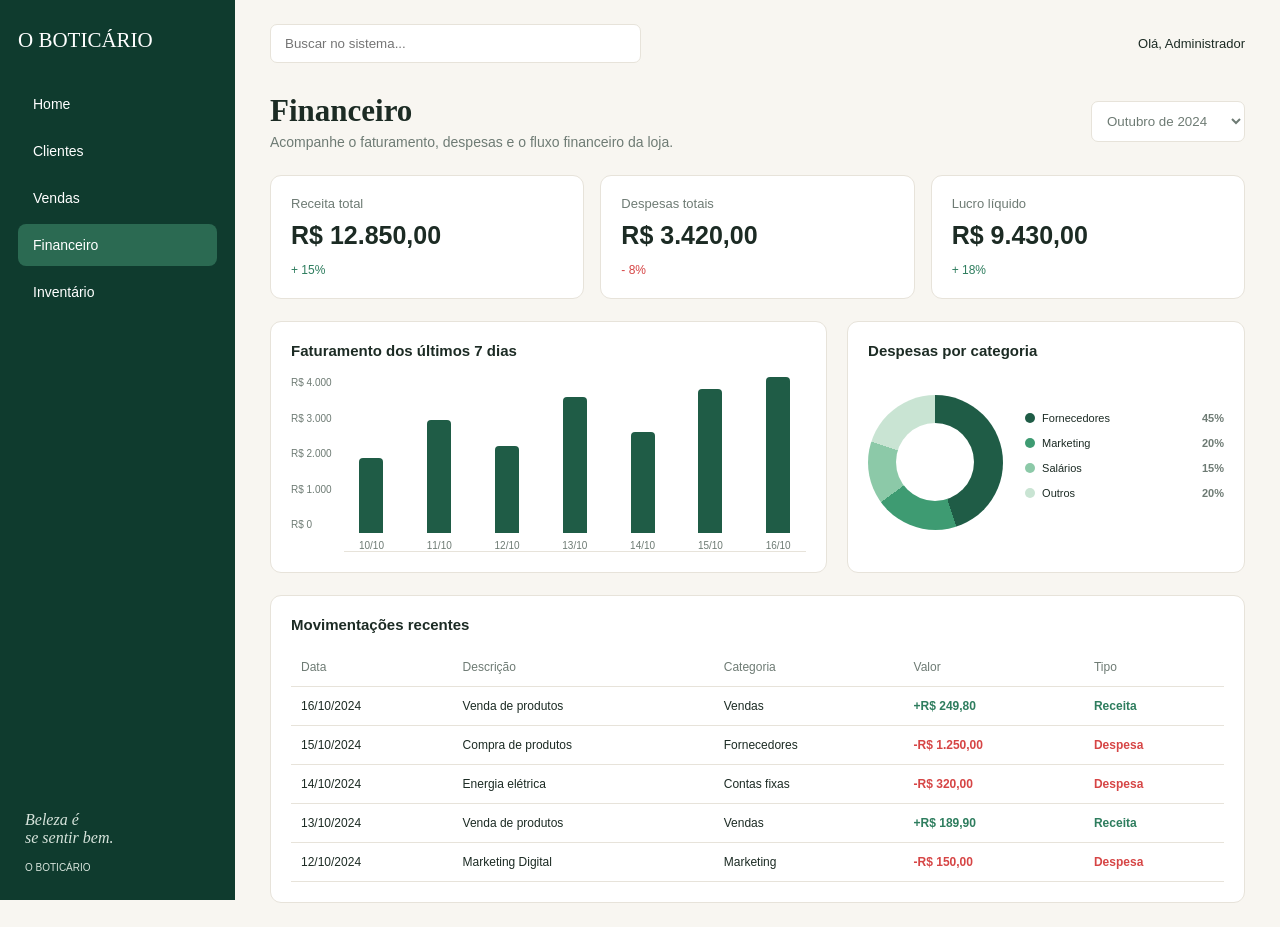
<file: PI-Projeto/Financeiro/index.html>
<!DOCTYPE html>
<html lang="pt-BR">
<head>
    <meta charset="UTF-8">
    <meta name="viewport" content="width=device-width, initial-scale=1.0">
    <title>Financeiro - O Boticário</title>
    <link rel="stylesheet" href="css.css">
</head>
<body>
    <aside class="menu">
        <h2>O BOTICÁRIO</h2>

        <nav>
            <a href="#">Home</a>
            <a href="#">Clientes</a>
            <a href="#">Vendas</a>
            <a class="ativo" href="#">Financeiro</a>
            <a href="#">Inventário</a>
        </nav>

        <div class="frase">
            <p>Beleza é<br>se sentir bem.</p>
            <small>O BOTICÁRIO</small>
        </div>
    </aside>

    <main class="conteudo">
        <header class="topo">
            <input type="search" placeholder="Buscar no sistema...">
            <p>Olá, Administrador</p>
        </header>

        <section class="cabecalho">
            <div>
                <h1>Financeiro</h1>
                <p>Acompanhe o faturamento, despesas e o fluxo financeiro da loja.</p>
            </div>

            <select>
                <option>Outubro de 2024</option>
                <option>Setembro de 2024</option>
                <option>Agosto de 2024</option>
            </select>
        </section>

        <section class="resumos">
            <div class="cartao">
                <p>Receita total</p>
                <strong>R$ 12.850,00</strong>
                <small>+ 15%</small>
            </div>
            <div class="cartao despesa">
                <p>Despesas totais</p>
                <strong>R$ 3.420,00</strong>
                <small>- 8%</small>
            </div>
            <div class="cartao">
                <p>Lucro líquido</p>
                <strong>R$ 9.430,00</strong>
                <small>+ 18%</small>
            </div>
        </section>

        <section class="graficos">
            <div class="painel">
                <h2>Faturamento dos últimos 7 dias</h2>
                <div class="grafico">
                    <div class="valores">
                        <span>R$ 4.000</span>
                        <span>R$ 3.000</span>
                        <span>R$ 2.000</span>
                        <span>R$ 1.000</span>
                        <span>R$ 0</span>
                    </div>
                    <div class="barras">
                        <div class="coluna"><div style="height: 43%"></div><span>10/10</span></div>
                        <div class="coluna"><div style="height: 65%"></div><span>11/10</span></div>
                        <div class="coluna"><div style="height: 50%"></div><span>12/10</span></div>
                        <div class="coluna"><div style="height: 78%"></div><span>13/10</span></div>
                        <div class="coluna"><div style="height: 58%"></div><span>14/10</span></div>
                        <div class="coluna"><div style="height: 83%"></div><span>15/10</span></div>
                        <div class="coluna"><div style="height: 95%"></div><span>16/10</span></div>
                    </div>
                </div>
            </div>

            <div class="painel">
                <h2>Despesas por categoria</h2>
                <div class="categorias">
                    <div class="grafico-redondo"></div>
                    <ul>
                        <li><span class="cor fornecedores"></span>Fornecedores <b>45%</b></li>
                        <li><span class="cor marketing"></span>Marketing <b>20%</b></li>
                        <li><span class="cor salarios"></span>Salários <b>15%</b></li>
                        <li><span class="cor outros"></span>Outros <b>20%</b></li>
                    </ul>
                </div>
            </div>
        </section>

        <section class="painel movimentacoes">
            <h2>Movimentações recentes</h2>
            <div class="tabela">
                <table>
                    <thead>
                        <tr>
                            <th>Data</th>
                            <th>Descrição</th>
                            <th>Categoria</th>
                            <th>Valor</th>
                            <th>Tipo</th>
                        </tr>
                    </thead>
                    <tbody>
                        <tr>
                            <td>16/10/2024</td>
                            <td>Venda de produtos</td>
                            <td>Vendas</td>
                            <td class="entrada">+R$ 249,80</td>
                            <td class="entrada">Receita</td>
                        </tr>
                        <tr>
                            <td>15/10/2024</td>
                            <td>Compra de produtos</td>
                            <td>Fornecedores</td>
                            <td class="saida">-R$ 1.250,00</td>
                            <td class="saida">Despesa</td>
                        </tr>
                        <tr>
                            <td>14/10/2024</td>
                            <td>Energia elétrica</td>
                            <td>Contas fixas</td>
                            <td class="saida">-R$ 320,00</td>
                            <td class="saida">Despesa</td>
                        </tr>
                        <tr>
                            <td>13/10/2024</td>
                            <td>Venda de produtos</td>
                            <td>Vendas</td>
                            <td class="entrada">+R$ 189,90</td>
                            <td class="entrada">Receita</td>
                        </tr>
                        <tr>
                            <td>12/10/2024</td>
                            <td>Marketing Digital</td>
                            <td>Marketing</td>
                            <td class="saida">-R$ 150,00</td>
                            <td class="saida">Despesa</td>
                        </tr>
                    </tbody>
                </table>
            </div>
        </section>
    </main>
</body>
</html>
</file>
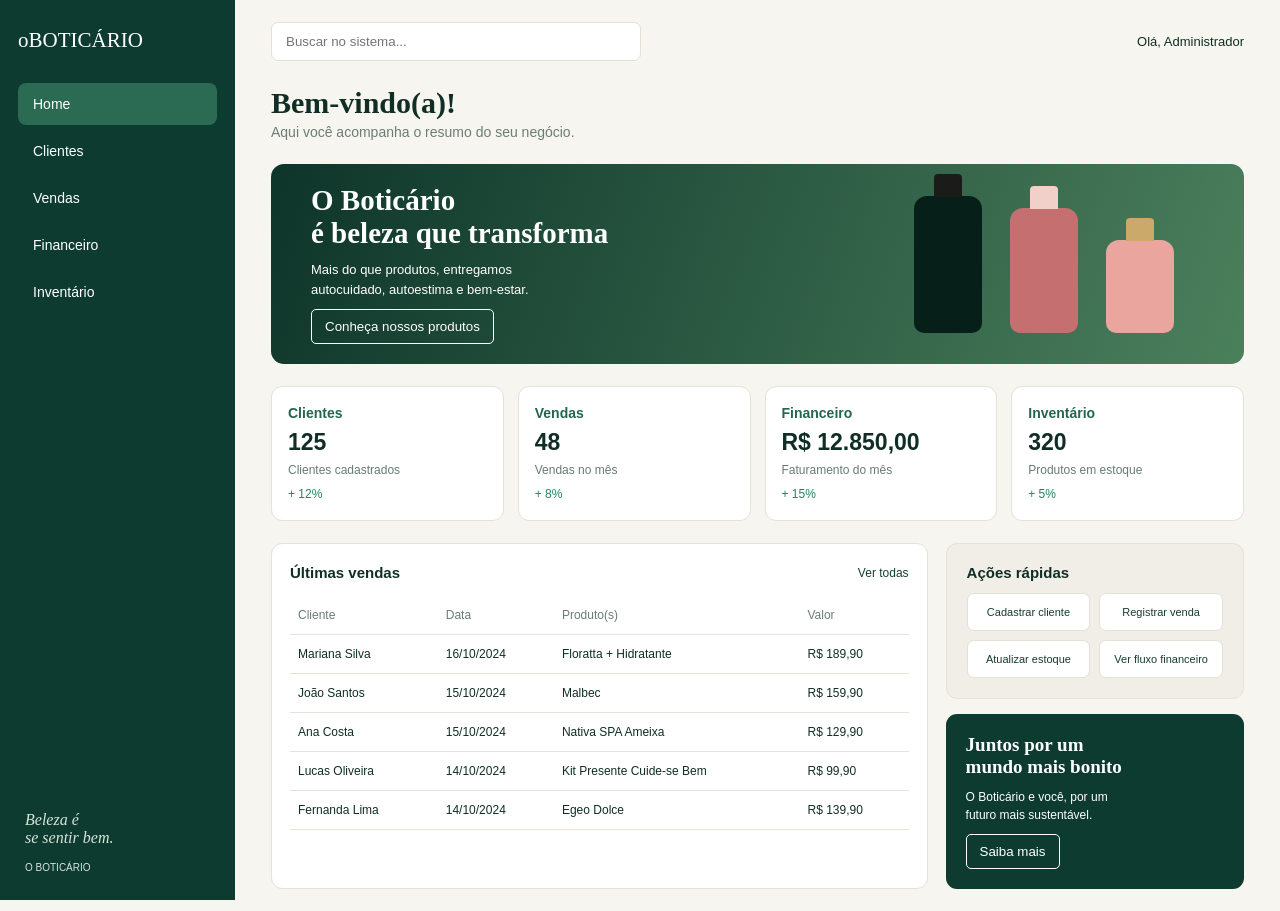
<file: PI-Projeto/Home/index.html>
<!DOCTYPE html>
<html lang="pt-br">
<head>
    <meta charset="UTF-8">
    <meta name="viewport" content="width=device-width, initial-scale=1.0">
    <title>O Boticário - Home</title>
    <link rel="stylesheet" href="style.css">
</head>
<body>
    <aside class="menu">
        <h2>oBOTICÁRIO</h2>

        <nav>
            <a class="ativo" href="#">Home</a>
            <a href="#">Clientes</a>
            <a href="#">Vendas</a>
            <a href="#">Financeiro</a>
            <a href="#">Inventário</a>
        </nav>

        <div class="frase">
            <p>Beleza é<br>se sentir bem.</p>
            <small>O BOTICÁRIO</small>
        </div>
    </aside>

    <main class="conteudo">
        <header class="topo">
            <input type="text" placeholder="Buscar no sistema...">
            <div class="usuario">Olá, Administrador</div>
        </header>

        <section class="boas-vindas">
            <h1>Bem-vindo(a)!</h1>
            <p>Aqui você acompanha o resumo do seu negócio.</p>
        </section>

        <section class="banner">
            <div class="texto-banner">
                <h2>O Boticário<br>é beleza que transforma</h2>
                <p>Mais do que produtos, entregamos<br>
                autocuidado, autoestima e bem-estar.</p>
                <button>Conheça nossos produtos</button>
            </div>

            <div class="frascos">
                <div class="frasco verde"><div></div></div>
                <div class="frasco rosa"><div></div></div>
                <div class="frasco claro"><div></div></div>
            </div>
        </section>

        <section class="resumos">
            <div class="cartao">
                <h3>Clientes</h3>
                <strong>125</strong>
                <p>Clientes cadastrados</p>
                <small>+ 12%</small>
            </div>

            <div class="cartao">
                <h3>Vendas</h3>
                <strong>48</strong>
                <p>Vendas no mês</p>
                <small>+ 8%</small>
            </div>

            <div class="cartao">
                <h3>Financeiro</h3>
                <strong>R$ 12.850,00</strong>
                <p>Faturamento do mês</p>
                <small>+ 15%</small>
            </div>

            <div class="cartao">
                <h3>Inventário</h3>
                <strong>320</strong>
                <p>Produtos em estoque</p>
                <small>+ 5%</small>
            </div>
        </section>

        <section class="parte-inferior">
            <div class="vendas">
                <div class="titulo-tabela">
                    <h3>Últimas vendas</h3>
                    <a href="#">Ver todas</a>
                </div>

                <table>
                    <thead>
                        <tr>
                            <th>Cliente</th>
                            <th>Data</th>
                            <th>Produto(s)</th>
                            <th>Valor</th>
                        </tr>
                    </thead>
                    <tbody>
                        <tr>
                            <td>Mariana Silva</td>
                            <td>16/10/2024</td>
                            <td>Floratta + Hidratante</td>
                            <td>R$ 189,90</td>
                        </tr>
                        <tr>
                            <td>João Santos</td>
                            <td>15/10/2024</td>
                            <td>Malbec</td>
                            <td>R$ 159,90</td>
                        </tr>
                        <tr>
                            <td>Ana Costa</td>
                            <td>15/10/2024</td>
                            <td>Nativa SPA Ameixa</td>
                            <td>R$ 129,90</td>
                        </tr>
                        <tr>
                            <td>Lucas Oliveira</td>
                            <td>14/10/2024</td>
                            <td>Kit Presente Cuide-se Bem</td>
                            <td>R$ 99,90</td>
                        </tr>
                        <tr>
                            <td>Fernanda Lima</td>
                            <td>14/10/2024</td>
                            <td>Egeo Dolce</td>
                            <td>R$ 139,90</td>
                        </tr>
                    </tbody>
                </table>
            </div>

            <div class="coluna-lateral">
                <div class="acoes">
                    <h3>Ações rápidas</h3>
                    <div class="botoes">
                        <button>Cadastrar cliente</button>
                        <button>Registrar venda</button>
                        <button>Atualizar estoque</button>
                        <button>Ver fluxo financeiro</button>
                    </div>
                </div>

                <div class="mensagem">
                    <h3>Juntos por um<br>mundo mais bonito</h3>
                    <p>O Boticário e você, por um<br>futuro mais sustentável.</p>
                    <button>Saiba mais</button>
                </div>
            </div>
        </section>
    </main>
</body>
</html>
</file>
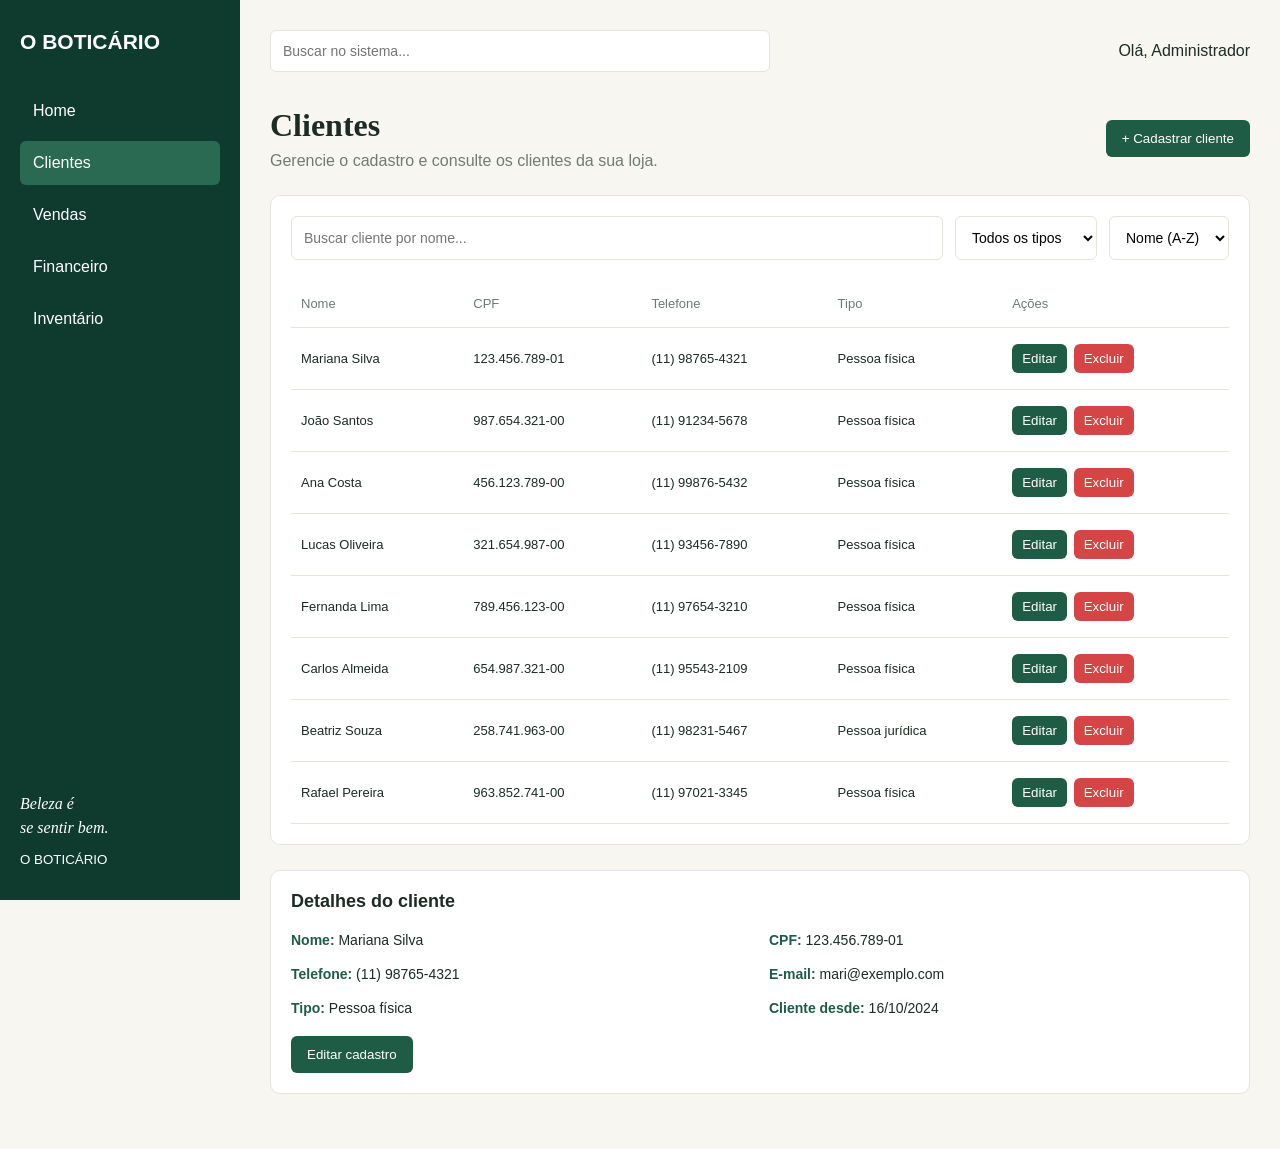
<file: PI-Projeto/Clientes/Cliente.html>
<!DOCTYPE html>
<html lang="pt-BR">
<head>
    <meta charset="UTF-8">
    <meta name="viewport" content="width=device-width, initial-scale=1.0">
    <title>Clientes - O Boticário</title>
    <link rel="stylesheet" href="Clientes.css">
</head>
<body>

    <aside class="menu">
        <h2>O BOTICÁRIO</h2>

        <nav>
            <a href="#">Home</a>
            <a class="ativo" href="#">Clientes</a>
            <a href="#">Vendas</a>
            <a href="#">Financeiro</a>
            <a href="#">Inventário</a>
        </nav>

        <div class="frase">
            <p>Beleza é<br>se sentir bem.</p>
            <small>O BOTICÁRIO</small>
        </div>
    </aside>

    <main class="conteudo">

        <header class="topo">
            <input type="search" placeholder="Buscar no sistema...">
            <p>Olá, Administrador</p>
        </header>

        <section class="cabecalho">
            <div>
                <h1>Clientes</h1>
                <p>Gerencie o cadastro e consulte os clientes da sua loja.</p>
            </div>

            <button type="button">+ Cadastrar cliente</button>
        </section>

        <section class="painel">

            <div class="filtros">
                <input type="search" placeholder="Buscar cliente por nome...">

                <select>
                    <option>Todos os tipos</option>
                    <option>Pessoa física</option>
                    <option>Pessoa jurídica</option>
                </select>

                <select>
                    <option>Nome (A-Z)</option>
                    <option>Nome (Z-A)</option>
                </select>
            </div>

            <div class="tabela">
                <table>
                    <thead>
                        <tr>
                            <th>Nome</th>
                            <th>CPF</th>
                            <th>Telefone</th>
                            <th>Tipo</th>
                            <th>Ações</th>
                        </tr>
                    </thead>

                    <tbody>
                        <tr>
                            <td>Mariana Silva</td>
                            <td>123.456.789-01</td>
                            <td>(11) 98765-4321</td>
                            <td>Pessoa física</td>
                            <td>
                                <button class="editar" type="button">Editar</button>
                                <button class="excluir" type="button">Excluir</button>
                            </td>
                        </tr>

                        <tr>
                            <td>João Santos</td>
                            <td>987.654.321-00</td>
                            <td>(11) 91234-5678</td>
                            <td>Pessoa física</td>
                            <td>
                                <button class="editar" type="button">Editar</button>
                                <button class="excluir" type="button">Excluir</button>
                            </td>
                        </tr>

                        <tr>
                            <td>Ana Costa</td>
                            <td>456.123.789-00</td>
                            <td>(11) 99876-5432</td>
                            <td>Pessoa física</td>
                            <td>
                                <button class="editar" type="button">Editar</button>
                                <button class="excluir" type="button">Excluir</button>
                            </td>
                        </tr>

                        <tr>
                            <td>Lucas Oliveira</td>
                            <td>321.654.987-00</td>
                            <td>(11) 93456-7890</td>
                            <td>Pessoa física</td>
                            <td>
                                <button class="editar" type="button">Editar</button>
                                <button class="excluir" type="button">Excluir</button>
                            </td>
                        </tr>

                        <tr>
                            <td>Fernanda Lima</td>
                            <td>789.456.123-00</td>
                            <td>(11) 97654-3210</td>
                            <td>Pessoa física</td>
                            <td>
                                <button class="editar" type="button">Editar</button>
                                <button class="excluir" type="button">Excluir</button>
                            </td>
                        </tr>

                        <tr>
                            <td>Carlos Almeida</td>
                            <td>654.987.321-00</td>
                            <td>(11) 95543-2109</td>
                            <td>Pessoa física</td>
                            <td>
                                <button class="editar" type="button">Editar</button>
                                <button class="excluir" type="button">Excluir</button>
                            </td>
                        </tr>

                        <tr>
                            <td>Beatriz Souza</td>
                            <td>258.741.963-00</td>
                            <td>(11) 98231-5467</td>
                            <td>Pessoa jurídica</td>
                            <td>
                                <button class="editar" type="button">Editar</button>
                                <button class="excluir" type="button">Excluir</button>
                            </td>
                        </tr>

                        <tr>
                            <td>Rafael Pereira</td>
                            <td>963.852.741-00</td>
                            <td>(11) 97021-3345</td>
                            <td>Pessoa física</td>
                            <td>
                                <button class="editar" type="button">Editar</button>
                                <button class="excluir" type="button">Excluir</button>
                            </td>
                        </tr>
                    </tbody>
                </table>
            </div>
        </section>

        <section class="painel detalhes">
            <h2>Detalhes do cliente</h2>

            <div class="dados">
                <p><strong>Nome:</strong> Mariana Silva</p>
                <p><strong>CPF:</strong> 123.456.789-01</p>
                <p><strong>Telefone:</strong> (11) 98765-4321</p>
                <p><strong>E-mail:</strong> mari@exemplo.com</p>
                <p><strong>Tipo:</strong> Pessoa física</p>
                <p><strong>Cliente desde:</strong> 16/10/2024</p>
            </div>

            <button type="button">Editar cadastro</button>
        </section>

    </main>

</body>
</html>
</file>
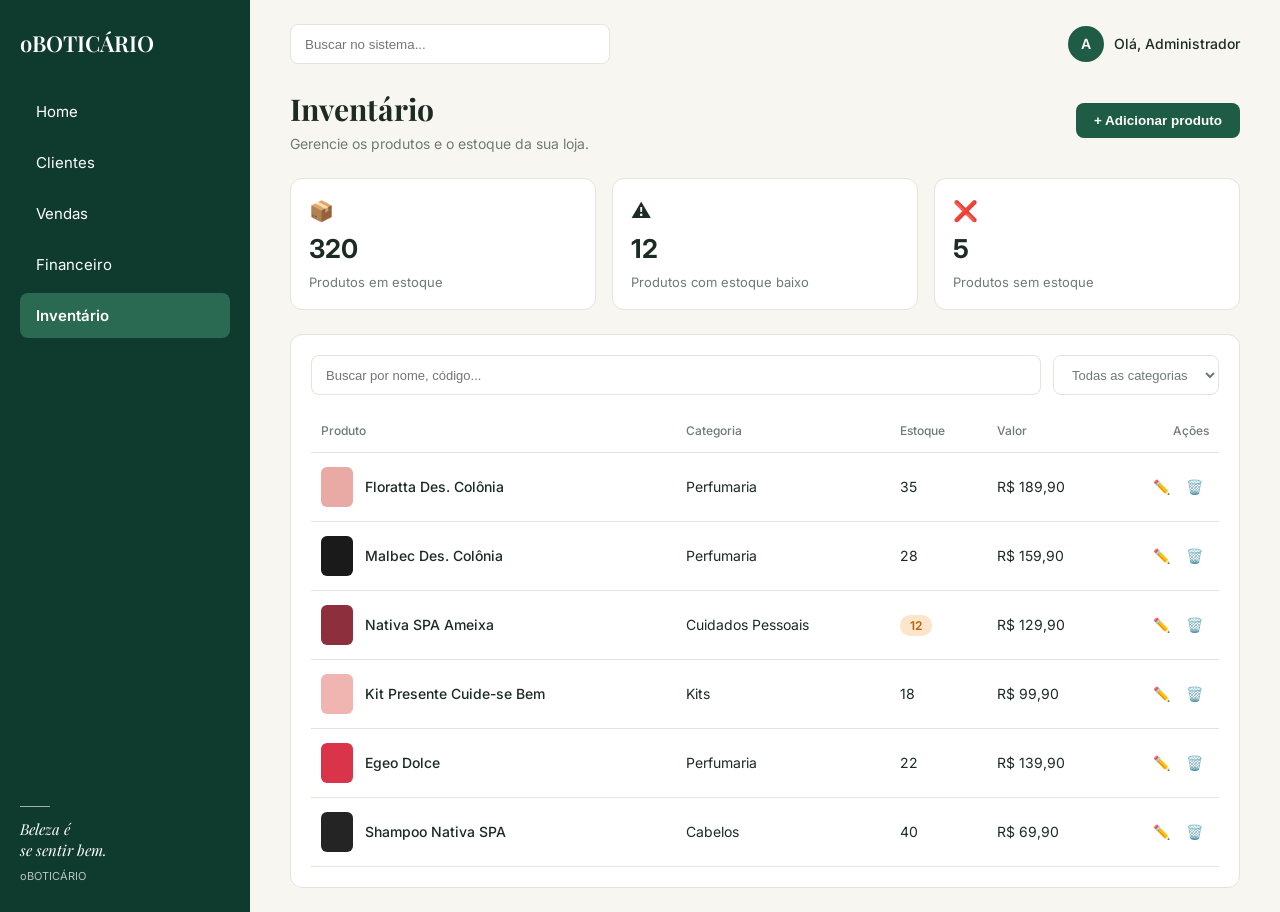
<file: PI-Projeto/Inventario/Inventario.html>
<!DOCTYPE html>
<html lang="pt-BR">
<head>
  <meta charset="UTF-8">
  <meta name="viewport" content="width=device-width, initial-scale=1.0">
  <title>Inventário · O Boticário</title>
  
  <!-- Fontes do Google -->
  <link rel="preconnect" href="https://fonts.googleapis.com">
  <link rel="preconnect" href="https://fonts.gstatic.com" crossorigin>
  <link href="https://fonts.googleapis.com/css2?family=Inter:wght@400;500;600;700&family=Playfair+Display:ital,wght@0,400;0,600;1,400&display=swap" rel="stylesheet">
  
  <link rel="stylesheet" href="Inventario.css">
</head>
<body>

  <div class="app">

    <!-- ===== Menu Lateral ===== -->
    <aside class="sidebar">
      <div class="brand">
        <span>oBOTICÁRIO</span>
      </div>

      <nav class="nav">
        <a href="#">Home</a>
        <a href="#">Clientes</a>
        <a href="#">Vendas</a>
        <a href="#">Financeiro</a>
        <a href="#" class="ativo">Inventário</a>
      </nav>

      <div class="sidebar-footer">
        <hr>
        <p>Beleza é<br>se sentir bem.</p>
        <small>oBOTICÁRIO</small>
      </div>
    </aside>

    <!-- ===== Conteúdo Principal ===== -->
    <div class="main">

      <!-- Topbar -->
      <header class="topbar">
        <div class="search">
          <input type="search" placeholder="Buscar no sistema...">
        </div>
        <div class="user">
          <span class="avatar">A</span>
          <span>Olá, Administrador</span>
        </div>
      </header>

      <!-- Cabeçalho da Página -->
      <div class="page-header">
        <div>
          <h1>Inventário</h1>
          <p>Gerencie os produtos e o estoque da sua loja.</p>
        </div>
        <button class="btn-adicionar" type="button">+ Adicionar produto</button>
      </div>

      <!-- Cards de Estatísticas do Estoque -->
      <section class="stats">
        <div class="stat">
          <div class="stat-icon">📦</div>
          <strong>320</strong>
          <span class="stat-label">Produtos em estoque</span>
        </div>
        <div class="stat">
          <div class="stat-icon alerta">⚠️</div>
          <strong>12</strong>
          <span class="stat-label">Produtos com estoque baixo</span>
        </div>
        <div class="stat">
          <div class="stat-icon perigo">❌</div>
          <strong>5</strong>
          <span class="stat-label">Produtos sem estoque</span>
        </div>
      </section>

      <!-- Painel da Tabela e Filtros -->
      <section class="panel">
        
        <div class="filters">
          <div class="search-table">
            <input type="search" placeholder="Buscar por nome, código...">
          </div>
          <div class="select">
            <select>
              <option>Todas as categorias</option>
              <option>Perfumaria</option>
              <option>Cuidados Pessoais</option>
              <option>Cabelos</option>
              <option>Kits</option>
            </select>
          </div>
        </div>

        <!-- Tabela de Produtos -->
        <div class="table-wrap">
          <table>
            <thead>
              <tr>
                <th>Produto</th>
                <th>Categoria</th>
                <th>Estoque</th>
                <th>Valor</th>
                <th class="col-acoes">Ações</th>
              </tr>
            </thead>
            <tbody>
              <tr>
                <td>
                  <div class="product-info">
                    <span class="thumb" style="background-color: #E9A9A5;"></span>
                    Floratta Des. Colônia
                  </div>
                </td>
                <td>Perfumaria</td>
                <td>35</td>
                <td>R$ 189,90</td>
                <td class="col-acoes">
                  <button class="btn-acao" type="button" title="Editar">✏️</button>
                  <button class="btn-acao danger" type="button" title="Excluir">🗑️</button>
                </td>
              </tr>
              <tr>
                <td>
                  <div class="product-info">
                    <span class="thumb" style="background-color: #1A1A1A;"></span>
                    Malbec Des. Colônia
                  </div>
                </td>
                <td>Perfumaria</td>
                <td>28</td>
                <td>R$ 159,90</td>
                <td class="col-acoes">
                  <button class="btn-acao" type="button" title="Editar">✏️</button>
                  <button class="btn-acao danger" type="button" title="Excluir">🗑️</button>
                </td>
              </tr>
              <tr>
                <td>
                  <div class="product-info">
                    <span class="thumb" style="background-color: #8E2F3E;"></span>
                    Nativa SPA Ameixa
                  </div>
                </td>
                <td>Cuidados Pessoais</td>
                <td><span class="badge-alerta">12</span></td>
                <td>R$ 129,90</td>
                <td class="col-acoes">
                  <button class="btn-acao" type="button" title="Editar">✏️</button>
                  <button class="btn-acao danger" type="button" title="Excluir">🗑️</button>
                </td>
              </tr>
              <tr>
                <td>
                  <div class="product-info">
                    <span class="thumb" style="background-color: #F0B5B0;"></span>
                    Kit Presente Cuide-se Bem
                  </div>
                </td>
                <td>Kits</td>
                <td>18</td>
                <td>R$ 99,90</td>
                <td class="col-acoes">
                  <button class="btn-acao" type="button" title="Editar">✏️</button>
                  <button class="btn-acao danger" type="button" title="Excluir">🗑️</button>
                </td>
              </tr>
              <tr>
                <td>
                  <div class="product-info">
                    <span class="thumb" style="background-color: #D9344A;"></span>
                    Egeo Dolce
                  </div>
                </td>
                <td>Perfumaria</td>
                <td>22</td>
                <td>R$ 139,90</td>
                <td class="col-acoes">
                  <button class="btn-acao" type="button" title="Editar">✏️</button>
                  <button class="btn-acao danger" type="button" title="Excluir">🗑️</button>
                </td>
              </tr>
              <tr>
                <td>
                  <div class="product-info">
                    <span class="thumb" style="background-color: #242424;"></span>
                    Shampoo Nativa SPA
                  </div>
                </td>
                <td>Cabelos</td>
                <td>40</td>
                <td>R$ 69,90</td>
                <td class="col-acoes">
                  <button class="btn-acao" type="button" title="Editar">✏️</button>
                  <button class="btn-acao danger" type="button" title="Excluir">🗑️</button>
                </td>
              </tr>
            </tbody>
          </table>
        </div>

      </section>

    </div>
  </div>

</body>
</html>
</file>
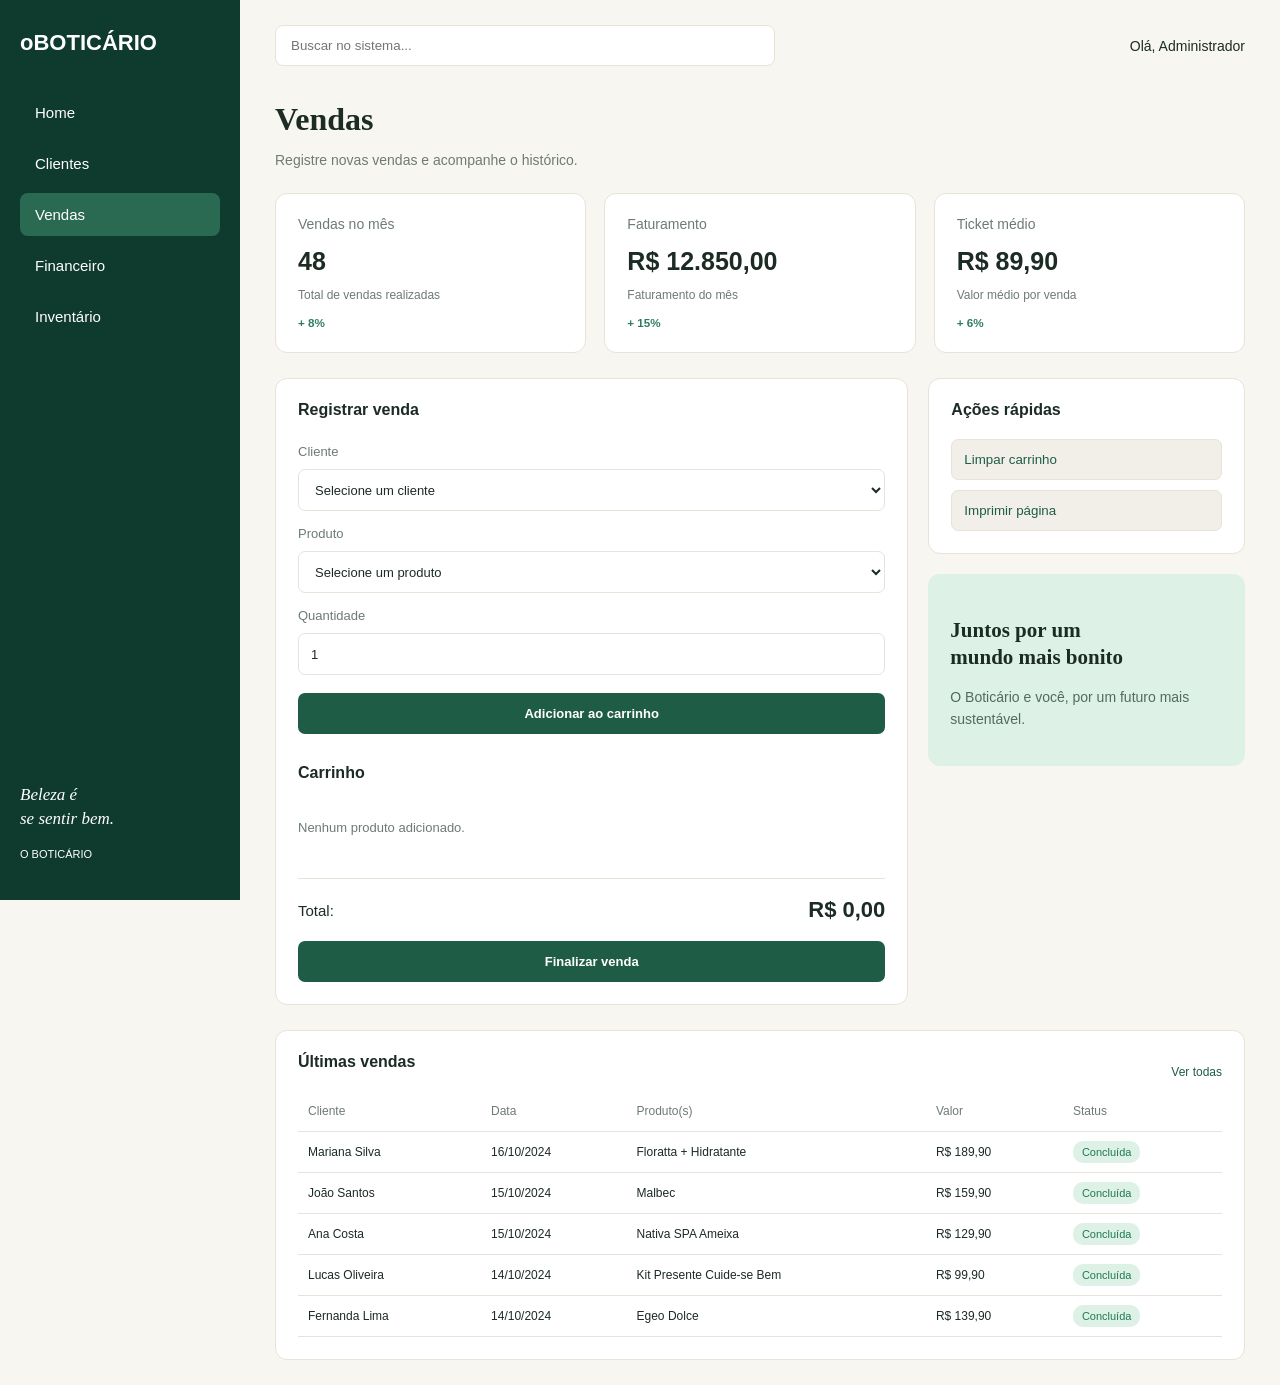
<file: PI-Projeto/Vendas/Vendas.html>
<!DOCTYPE html>
<html lang="pt-br">
<head>
    <meta charset="UTF-8">
    <meta name="viewport" content="width=device-width, initial-scale=1.0">
    <title>O Boticário - Vendas</title>
    <link rel="stylesheet" href="Vendas.css">
</head>
<body>

    <aside class="menu">
        <h2>oBOTICÁRIO</h2>

        <nav>
            <a href="#">Home</a>
            <a href="#">Clientes</a>
            <a class="ativo" href="#">Vendas</a>
            <a href="#">Financeiro</a>
            <a href="#">Inventário</a>
        </nav>

        <div class="frase">
            <p>Beleza é<br>se sentir bem.</p>
            <small>O BOTICÁRIO</small>
        </div>
    </aside>

    <main class="conteudo">

        <header class="topo">
            <input type="text" placeholder="Buscar no sistema...">
            <div class="usuario">Olá, Administrador</div>
        </header>

        <section class="boas-vindas">
            <h1>Vendas</h1>
            <p>Registre novas vendas e acompanhe o histórico.</p>
        </section>

        <section class="resumos">

            <div class="cartao">
                <h3>Vendas no mês</h3>
                <strong>48</strong>
                <p>Total de vendas realizadas</p>
                <small>+ 8%</small>
            </div>

            <div class="cartao">
                <h3>Faturamento</h3>
                <strong>R$ 12.850,00</strong>
                <p>Faturamento do mês</p>
                <small>+ 15%</small>
            </div>

            <div class="cartao">
                <h3>Ticket médio</h3>
                <strong>R$ 89,90</strong>
                <p>Valor médio por venda</p>
                <small>+ 6%</small>
            </div>

        </section>

        <section class="parte-inferior">

            <div class="vendas">

                <h3>Registrar venda</h3>

                <form class="form-venda">

                    <label for="cliente">Cliente</label>
                    <select id="cliente" required>
                        <option value="">Selecione um cliente</option>
                        <option>Mariana Silva</option>
                        <option>João Santos</option>
                        <option>Ana Costa</option>
                        <option>Lucas Oliveira</option>
                        <option>Fernanda Lima</option>
                    </select>

                    <label for="produto">Produto</label>
                    <select id="produto" required>
                        <option value="">Selecione um produto</option>
                        <option value="189.90">Floratta Des. Colônia - R$ 189,90</option>
                        <option value="159.90">Malbec Des. Colônia - R$ 159,90</option>
                        <option value="129.90">Nativa SPA Ameixa - R$ 129,90</option>
                        <option value="59.90">Hidratante Corporal - R$ 59,90</option>
                        <option value="139.90">Egeo Dolce - R$ 139,90</option>
                    </select>

                    <label for="quantidade">Quantidade</label>
                    <input type="number" id="quantidade" min="1" value="1" required>

                    <button type="button" onclick="adicionarProduto()">
                        Adicionar ao carrinho
                    </button>

                </form>

                <h3 class="titulo-carrinho">Carrinho</h3>

                <div id="carrinho">
                    <p class="vazio">Nenhum produto adicionado.</p>
                </div>

                <div class="total">
                    <span>Total:</span>
                    <strong id="total">R$ 0,00</strong>
                </div>

                <button class="finalizar" onclick="finalizarVenda()">
                    Finalizar venda
                </button>

            </div>

            <div class="coluna-lateral">

                <div class="acoes">
                    <h3>Ações rápidas</h3>

                    <div class="botoes">
                        <button onclick="limparCarrinho()">
                            Limpar carrinho
                        </button>

                        <button onclick="window.print()">
                            Imprimir página
                        </button>
                    </div>
                </div>

                <div class="mensagem">
                    <h3>Juntos por um<br>mundo mais bonito</h3>
                    <p>O Boticário e você, por um futuro mais sustentável.</p>
                </div>

            </div>

        </section>

        <section class="vendas historico">

            <div class="titulo-tabela">
                <h3>Últimas vendas</h3>
                <a href="#">Ver todas</a>
            </div>

            <table>
                <thead>
                    <tr>
                        <th>Cliente</th>
                        <th>Data</th>
                        <th>Produto(s)</th>
                        <th>Valor</th>
                        <th>Status</th>
                    </tr>
                </thead>

                <tbody>
                    <tr>
                        <td>Mariana Silva</td>
                        <td>16/10/2024</td>
                        <td>Floratta + Hidratante</td>
                        <td>R$ 189,90</td>
                        <td><span class="status">Concluída</span></td>
                    </tr>

                    <tr>
                        <td>João Santos</td>
                        <td>15/10/2024</td>
                        <td>Malbec</td>
                        <td>R$ 159,90</td>
                        <td><span class="status">Concluída</span></td>
                    </tr>

                    <tr>
                        <td>Ana Costa</td>
                        <td>15/10/2024</td>
                        <td>Nativa SPA Ameixa</td>
                        <td>R$ 129,90</td>
                        <td><span class="status">Concluída</span></td>
                    </tr>

                    <tr>
                        <td>Lucas Oliveira</td>
                        <td>14/10/2024</td>
                        <td>Kit Presente Cuide-se Bem</td>
                        <td>R$ 99,90</td>
                        <td><span class="status">Concluída</span></td>
                    </tr>

                    <tr>
                        <td>Fernanda Lima</td>
                        <td>14/10/2024</td>
                        <td>Egeo Dolce</td>
                        <td>R$ 139,90</td>
                        <td><span class="status">Concluída</span></td>
                    </tr>
                </tbody>
            </table>

        </section>

    </main>

    <script>
        let produtos = [];

        function adicionarProduto() {
            let cliente = document.getElementById("cliente").value;
            let selectProduto = document.getElementById("produto");
            let quantidade = Number(document.getElementById("quantidade").value);

            if (cliente === "") {
                alert("Selecione um cliente.");
                return;
            }

            if (selectProduto.value === "") {
                alert("Selecione um produto.");
                return;
            }

            if (quantidade < 1 || !Number.isInteger(quantidade)) {
                alert("Informe uma quantidade válida.");
                return;
            }

            let nome = selectProduto.options[selectProduto.selectedIndex].text;
            nome = nome.split(" - R$")[0];

            let preco = Number(selectProduto.value);

            produtos.push({
                nome: nome,
                preco: preco,
                quantidade: quantidade
            });

            mostrarCarrinho();
        }

        function mostrarCarrinho() {
            let carrinho = document.getElementById("carrinho");
            let total = 0;

            carrinho.innerHTML = "";

            if (produtos.length === 0) {
                carrinho.innerHTML =
                    '<p class="vazio">Nenhum produto adicionado.</p>';
            }

            produtos.forEach(function(produto, indice) {
                let subtotal = produto.preco * produto.quantidade;
                total += subtotal;

                let item = document.createElement("div");
                item.className = "item-carrinho";

                let nome = document.createElement("span");
                nome.textContent = produto.quantidade + "x " + produto.nome;

                let preco = document.createElement("strong");
                preco.textContent = subtotal.toLocaleString("pt-BR", {
                    style: "currency",
                    currency: "BRL"
                });

                let remover = document.createElement("button");
                remover.textContent = "X";
                remover.type = "button";
                remover.setAttribute("aria-label", "Remover " + produto.nome);

                remover.onclick = function() {
                    produtos.splice(indice, 1);
                    mostrarCarrinho();
                };

                item.appendChild(nome);
                item.appendChild(preco);
                item.appendChild(remover);

                carrinho.appendChild(item);
            });

            document.getElementById("total").textContent =
                total.toLocaleString("pt-BR", {
                    style: "currency",
                    currency: "BRL"
                });
        }

        function limparCarrinho() {
            produtos = [];
            mostrarCarrinho();
        }

        function finalizarVenda() {
            if (produtos.length === 0) {
                alert("Adicione pelo menos um produto ao carrinho.");
                return;
            }

            let cliente = document.getElementById("cliente").value;

            let total = produtos.reduce(function(soma, produto) {
                return soma + produto.preco * produto.quantidade;
            }, 0);

            alert(
                "Venda registrada na demonstração!\n" +
                "Cliente: " + cliente + "\n" +
                "Total: " + total.toLocaleString("pt-BR", {
                    style: "currency",
                    currency: "BRL"
                })
            );

            limparCarrinho();
            document.getElementById("cliente").value = "";
            document.getElementById("produto").value = "";
            document.getElementById("quantidade").value = 1;
        }
    </script>

</body>
</html>
</file>
<file: PI-Projeto/Financeiro/css.css>
* {
    margin: 0;
    padding: 0;
    box-sizing: border-box;
}

body {
    font-family: Arial, sans-serif;
    background-color: #f8f6f1;
    color: #1c2b24;
    display: flex;
}

/* Menu lateral */
.menu {
    width: 235px;
    height: 100vh;
    background-color: #0f3b2e;
    color: white;
    padding: 28px 18px;
    position: fixed;
    left: 0;
    top: 0;
}

.menu h2 {
    font-family: Georgia, serif;
    font-size: 21px;
    font-weight: normal;
    margin-bottom: 30px;
}

.menu nav a {
    display: block;
    color: white;
    text-decoration: none;
    padding: 13px 15px;
    margin-bottom: 5px;
    border-radius: 8px;
    font-size: 14px;
}

.menu nav a:hover,
.menu nav .ativo {
    background-color: #2b6a52;
}

.frase {
    position: absolute;
    bottom: 25px;
    left: 25px;
    color: #d7e4dc;
}

.frase p {
    font-family: Georgia, serif;
    font-style: italic;
    margin-bottom: 10px;
}

.frase small {
    font-size: 10px;
}

.conteudo {
    margin-left: 235px;
    padding: 24px 35px;
    width: calc(100% - 235px);
}

.topo {
    display: flex;
    justify-content: space-between;
    align-items: center;
    margin-bottom: 30px;
}

.topo input {
    width: 38%;
    padding: 11px 14px;
    border: 1px solid #e7e3da;
    border-radius: 7px;
    background-color: white;
}

.topo p {
    font-size: 13px;
}

.cabecalho {
    display: flex;
    justify-content: space-between;
    align-items: center;
    gap: 15px;
    margin-bottom: 25px;
}

.cabecalho h1 {
    font-family: Georgia, serif;
    font-size: 31px;
    margin-bottom: 5px;
}

.cabecalho p {
    color: #6e7b74;
    font-size: 14px;
}

.cabecalho select {
    padding: 11px;
    border: 1px solid #e7e3da;
    border-radius: 7px;
    background-color: white;
    color: #6e7b74;
}

.resumos {
    display: grid;
    grid-template-columns: repeat(3, 1fr);
    gap: 16px;
    margin-bottom: 22px;
}

.cartao {
    background-color: white;
    border: 1px solid #e7e3da;
    border-radius: 11px;
    padding: 20px;
}

.cartao p {
    color: #6e7b74;
    margin-bottom: 10px;
    font-size: 13px;
}

.cartao strong {
    display: block;
    font-size: 25px;
    margin-bottom: 10px;
}

.cartao small {
    color: #2e7d5e;
    font-size: 12px;
}

.cartao.despesa small {
    color: #d64545;
}

.graficos {
    display: grid;
    grid-template-columns: 1.4fr 1fr;
    gap: 20px;
    margin-bottom: 22px;
}

.painel {
    background-color: white;
    border: 1px solid #e7e3da;
    border-radius: 11px;
    padding: 20px;
    min-width: 0;
}

.painel h2 {
    font-size: 15px;
    margin-bottom: 18px;
}

.grafico {
    display: flex;
    height: 175px;
    gap: 12px;
}

.valores {
    display: flex;
    flex-direction: column;
    justify-content: space-between;
    padding-bottom: 22px;
    font-size: 10px;
    color: #6e7b74;
}

.barras {
    display: flex;
    align-items: end;
    justify-content: space-around;
    gap: 12px;
    flex: 1;
    border-bottom: 1px solid #e7e3da;
}

.coluna {
    display: flex;
    flex-direction: column;
    justify-content: end;
    align-items: center;
    height: 100%;
    gap: 7px;
    color: #6e7b74;
    font-size: 10px;
}

.coluna div {
    width: 24px;
    background-color: #1f5c46;
    border-radius: 4px 4px 0 0;
}

.coluna div:hover {
    background-color: #3e9b72;
}

.categorias {
    display: flex;
    align-items: center;
    justify-content: center;
    gap: 22px;
    min-height: 170px;
}

.grafico-redondo {
    width: 135px;
    height: 135px;
    flex-shrink: 0;
    border-radius: 50%;
    background: conic-gradient(
        #1f5c46 0% 45%,
        #3e9b72 45% 65%,
        #8cc9a8 65% 80%,
        #c9e4d3 80% 100%
    );
    position: relative;
}

.grafico-redondo::after {
    content: "";
    position: absolute;
    width: 78px;
    height: 78px;
    background-color: white;
    border-radius: 50%;
    top: 28px;
    left: 28px;
}

.categorias ul {
    list-style: none;
    flex: 1;
}

.categorias li {
    display: flex;
    align-items: center;
    gap: 7px;
    margin-bottom: 13px;
    font-size: 11px;
}

.categorias li b {
    margin-left: auto;
    color: #6e7b74;
}

.cor {
    width: 10px;
    height: 10px;
    border-radius: 50%;
    flex-shrink: 0;
}

.fornecedores {
    background-color: #1f5c46;
}

.marketing {
    background-color: #3e9b72;
}

.salarios {
    background-color: #8cc9a8;
}

.outros {
    background-color: #c9e4d3;
}

.movimentacoes h2 {
    margin-bottom: 15px;
}

.tabela {
    overflow-x: auto;
}

table {
    width: 100%;
    min-width: 620px;
    border-collapse: collapse;
    text-align: left;
}

th, td {
    padding: 12px 10px;
    border-bottom: 1px solid #e7e3da;
    font-size: 12px;
    white-space: nowrap;
}

th {
    color: #6e7b74;
    font-weight: normal;
}

.entrada {
    color: #2e7d5e;
    font-weight: bold;
}

.saida {
    color: #d64545;
    font-weight: bold;
}

tbody tr:hover {
    background-color: #fbfaf6;
}

@media (max-width: 1100px) {
    .graficos {
        grid-template-columns: 1fr;
    }

    .categorias {
        justify-content: flex-start;
    }
}

@media (max-width: 800px) {
    .menu {
        width: 180px;
    }

    .conteudo {
        margin-left: 180px;
        width: calc(100% - 180px);
        padding: 20px;
    }

    .resumos {
        grid-template-columns: 1fr;
    }

    .cabecalho {
        align-items: flex-start;
        flex-direction: column;
    }
}

@media (max-width: 600px) {
    body {
        display: block;
    }

    .menu {
        position: static;
        width: 100%;
        height: auto;
        padding: 18px;
    }

    .menu h2 {
        margin-bottom: 12px;
    }

    .menu nav {
        display: flex;
        flex-wrap: wrap;
    }

    .menu nav a {
        padding: 10px;
    }

    .frase {
        display: none;
    }

    .conteudo {
        margin-left: 0;
        width: 100%;
        padding: 18px 12px;
    }

    .topo input {
        width: 60%;
    }

    .graficos {
        grid-template-columns: 1fr;
    }

    .categorias {
        flex-direction: column;
    }

    .categorias ul {
        width: 100%;
    }
}
</file>
<file: PI-Projeto/Home/style.css>
* {
    margin: 0;
    padding: 0;
    box-sizing: border-box;
}

body {
    font-family: Arial, sans-serif;
    background-color: #f7f5ef;
    color: #102e25;
    display: flex;
}

/* Menu que fica do lado esquerdo */
.menu {
    width: 235px;
    min-height: 100vh;
    background-color: #0d3b2f;
    color: white;
    padding: 28px 18px;
    position: fixed;
    left: 0;
    top: 0;
}

.menu h2 {
    font-family: Georgia, serif;
    font-size: 21px;
    margin-bottom: 30px;
    font-weight: normal;
}

.menu nav a {
    display: block;
    color: white;
    text-decoration: none;
    padding: 13px 15px;
    margin-bottom: 5px;
    border-radius: 8px;
    font-size: 14px;
}

.menu nav a:hover,
.menu nav .ativo {
    background-color: #2b6b53;
}

.frase {
    position: absolute;
    bottom: 25px;
    left: 25px;
    color: #d7e4dc;
}

.frase p {
    font-family: Georgia, serif;
    font-style: italic;
    margin-bottom: 10px;
}

.frase small {
    font-size: 10px;
}

.conteudo {
    margin-left: 235px;
    padding: 22px 36px;
    width: calc(100% - 235px);
}

.topo {
    display: flex;
    justify-content: space-between;
    align-items: center;
    margin-bottom: 25px;
}

.topo input {
    width: 38%;
    padding: 11px 14px;
    border: 1px solid #e4dfd5;
    border-radius: 7px;
    background-color: white;
}

.usuario {
    font-size: 13px;
}

.boas-vindas {
    margin-bottom: 24px;
}

.boas-vindas h1 {
    font-family: Georgia, serif;
    font-size: 30px;
    margin-bottom: 4px;
}

.boas-vindas p {
    color: #6c7d76;
    font-size: 14px;
}

.banner {
    background: linear-gradient(110deg, #0d352a, #4b805c);
    color: white;
    min-height: 180px;
    border-radius: 13px;
    padding: 20px 40px;
    display: flex;
    justify-content: space-between;
    align-items: center;
    overflow: hidden;
    margin-bottom: 22px;
}

.texto-banner h2 {
    font-family: Georgia, serif;
    font-size: 29px;
    margin-bottom: 10px;
}

.texto-banner p {
    font-size: 13px;
    line-height: 1.5;
    margin-bottom: 10px;
}

button {
    cursor: pointer;
}

.texto-banner button,
.mensagem button {
    background-color: transparent;
    border: 1px solid white;
    color: white;
    padding: 9px 13px;
    border-radius: 5px;
}

.frascos {
    display: flex;
    align-items: end;
    gap: 28px;
    padding-right: 30px;
}

.frasco {
    width: 68px;
    height: 125px;
    border-radius: 13px 13px 10px 10px;
    position: relative;
}

.frasco div {
    position: absolute;
    top: -22px;
    left: 20px;
    width: 28px;
    height: 23px;
    border-radius: 4px 4px 0 0;
    background-color: #1b1b19;
}

.frasco.verde {
    background-color: #061f18;
    height: 137px;
}

.frasco.rosa {
    background-color: #c66f70;
}

.frasco.rosa div {
    background-color: #f1d0c9;
}

.frasco.claro {
    background-color: #e9a59e;
    height: 93px;
}

.frasco.claro div {
    background-color: #cba96b;
}

.resumos {
    display: grid;
    grid-template-columns: repeat(4, 1fr);
    gap: 14px;
    margin-bottom: 22px;
}

.cartao {
    background-color: white;
    border: 1px solid #e7e1d8;
    border-radius: 11px;
    padding: 18px 16px;
}

.cartao h3 {
    color: #24664f;
    font-size: 14px;
    margin-bottom: 8px;
}

.cartao strong {
    display: block;
    color: #102e25;
    font-size: 23px;
    margin-bottom: 7px;
}

.cartao p {
    color: #687b73;
    font-size: 12px;
    margin-bottom: 7px;
}

.cartao small {
    color: #24845e;
    font-size: 12px;
}

.parte-inferior {
    display: grid;
    grid-template-columns: 2.2fr 1fr;
    gap: 18px;
}

.vendas {
    background-color: white;
    border: 1px solid #e7e1d8;
    border-radius: 11px;
    padding: 20px 18px;
    overflow-x: auto;
}

.titulo-tabela {
    display: flex;
    justify-content: space-between;
    align-items: center;
    margin-bottom: 15px;
}

.titulo-tabela h3,
.acoes h3 {
    font-size: 15px;
}

.titulo-tabela a {
    color: #173f31;
    text-decoration: none;
    font-size: 12px;
}

table {
    width: 100%;
    border-collapse: collapse;
    font-size: 12px;
    text-align: left;
}

th, td {
    padding: 12px 8px;
    border-bottom: 1px solid #e8e2d9;
    white-space: nowrap;
}

th {
    color: #6c7d76;
    font-weight: normal;
}

.coluna-lateral {
    display: flex;
    flex-direction: column;
    gap: 15px;
}

.acoes {
    background-color: #f0eee6;
    border: 1px solid #e7e1d8;
    border-radius: 11px;
    padding: 20px;
}

.acoes h3 {
    margin-bottom: 12px;
}

.botoes {
    display: grid;
    grid-template-columns: 1fr 1fr;
    gap: 9px;
}

.botoes button {
    background-color: white;
    border: 1px solid #e6e0d6;
    border-radius: 7px;
    padding: 12px 7px;
    font-size: 11px;
    color: #183b2f;
}

.mensagem {
    background-color: #0d3b2f;
    color: white;
    border-radius: 11px;
    padding: 20px;
}

.mensagem h3 {
    font-family: Georgia, serif;
    font-size: 19px;
    margin-bottom: 10px;
}

.mensagem p {
    font-size: 12px;
    line-height: 1.5;
    margin-bottom: 10px;
}

@media (max-width: 1050px) {
    .resumos {
        grid-template-columns: repeat(2, 1fr);
    }

    .parte-inferior {
        grid-template-columns: 1fr;
    }

    .frascos {
        gap: 15px;
        padding-right: 10px;
    }
}

@media (max-width: 700px) {
    body {
        display: block;
    }

    .menu {
        position: static;
        width: 100%;
        min-height: auto;
        padding: 18px;
    }

    .menu h2 {
        margin-bottom: 12px;
    }

    .menu nav {
        display: flex;
        flex-wrap: wrap;
    }

    .menu nav a {
        padding: 10px;
    }

    .frase {
        display: none;
    }

    .conteudo {
        margin-left: 0;
        width: 100%;
        padding: 20px 14px;
    }

    .topo input {
        width: 60%;
    }

    .banner {
        padding: 22px;
    }

    .texto-banner h2 {
        font-size: 23px;
    }

    .frascos {
        display: none;
    }

    .resumos {
        grid-template-columns: 1fr 1fr;
    }

    .cartao {
        padding: 14px 10px;
    }

    .cartao strong {
        font-size: 18px;
    }
}
</file>
<file: PI-Projeto/Clientes/Clientes.css>
* {
    box-sizing: border-box;
    margin: 0;
    padding: 0;
}

body {
    font-family: Arial, sans-serif;
    background: #F8F6F1;
    color: #1C2B24;
    display: flex;
}

/* Menu lateral */
.menu {
    width: 240px;
    height: 100vh;
    background: #0F3B2E;
    color: white;
    padding: 30px 20px;
    display: flex;
    flex-direction: column;
    position: fixed;
    top: 0;
    left: 0;
}

.menu h2 {
    font-size: 21px;
    margin-bottom: 35px;
}

.menu nav {
    display: flex;
    flex-direction: column;
    gap: 8px;
}

.menu nav a {
    color: white;
    text-decoration: none;
    padding: 13px;
    border-radius: 6px;
}

.menu nav a:hover,
.menu nav .ativo {
    background: #2B6A52;
}

.frase {
    margin-top: auto;
    font-family: Georgia, serif;
    font-style: italic;
    line-height: 1.5;
}

.frase small {
    display: block;
    margin-top: 10px;
    font-family: Arial, sans-serif;
    font-style: normal;
}

/* Conteúdo principal */
.conteudo {
    width: calc(100% - 240px);
    margin-left: 240px;
    padding: 30px;
}

.topo {
    display: flex;
    align-items: center;
    justify-content: space-between;
    gap: 20px;
    margin-bottom: 35px;
}

.topo input,
.filtros input,
.filtros select {
    padding: 12px;
    border: 1px solid #E7E3DA;
    border-radius: 6px;
    background: white;
    font-size: 14px;
}

.topo input {
    width: 60%;
    max-width: 500px;
}

.topo p {
    white-space: nowrap;
}

/* Cabeçalho */
.cabecalho {
    display: flex;
    justify-content: space-between;
    align-items: center;
    gap: 20px;
    flex-wrap: wrap;
    margin-bottom: 25px;
}

.cabecalho h1 {
    font-family: Georgia, serif;
    font-size: 32px;
    margin-bottom: 8px;
}

.cabecalho p {
    color: #6E7B74;
}

button {
    border: none;
    border-radius: 6px;
    padding: 11px 16px;
    background: #1F5C46;
    color: white;
    cursor: pointer;
}

button:hover {
    background: #17493A;
}

/* Painéis */
.painel {
    background: white;
    padding: 20px;
    border: 1px solid #E7E3DA;
    border-radius: 10px;
    margin-bottom: 25px;
}

/* Filtros */
.filtros {
    display: flex;
    gap: 12px;
    margin-bottom: 20px;
}

.filtros input {
    flex: 1;
    min-width: 150px;
}

.filtros select {
    max-width: 180px;
}

/* Tabela */
.tabela {
    width: 100%;
    overflow-x: auto;
}

table {
    width: 100%;
    min-width: 700px;
    border-collapse: collapse;
}

th,
td {
    padding: 16px 10px;
    text-align: left;
    border-bottom: 1px solid #E7E3DA;
    font-size: 13px;
}

th {
    color: #6E7B74;
    font-weight: normal;
}

tbody tr:hover {
    background: #F3F7F4;
}

.editar {
    padding: 7px 10px;
    margin-right: 3px;
}

.excluir {
    padding: 7px 10px;
    background: #D64545;
}

.excluir:hover {
    background: #B52E2E;
}

/* Detalhes */
.detalhes h2 {
    font-size: 18px;
    margin-bottom: 20px;
}

.dados {
    display: grid;
    grid-template-columns: repeat(2, minmax(0, 1fr));
    gap: 18px;
    margin-bottom: 20px;
}

.dados p {
    font-size: 14px;
    overflow-wrap: anywhere;
}

.dados strong {
    color: #1F5C46;
}

/* Telas menores */
@media (max-width: 900px) {
    .menu {
        width: 180px;
        padding: 25px 12px;
    }

    .conteudo {
        width: calc(100% - 180px);
        margin-left: 180px;
        padding: 20px;
    }

    .filtros {
        flex-wrap: wrap;
    }

    .filtros input {
        flex-basis: 100%;
    }
}

@media (max-width: 600px) {
    body {
        display: block;
    }

    .menu {
        position: static;
        width: 100%;
        height: auto;
        padding: 15px;
    }

    .menu h2 {
        margin-bottom: 15px;
    }

    .menu nav {
        flex-direction: row;
        flex-wrap: wrap;
        gap: 4px;
    }

    .menu nav a {
        padding: 10px;
        font-size: 13px;
    }

    .frase {
        display: none;
    }

    .conteudo {
        width: 100%;
        margin: 0;
        padding: 20px 15px;
    }

    .topo {
        align-items: flex-start;
        flex-direction: column;
        margin-bottom: 25px;
    }

    .topo input {
        width: 100%;
    }

    .cabecalho h1 {
        font-size: 27px;
    }

    .filtros {
        flex-direction: column;
    }

    .filtros input,
    .filtros select {
        width: 100%;
        max-width: none;
    }

    .dados {
        grid-template-columns: 1fr;
    }
}
</file>
<file: PI-Projeto/Inventario/Inventario.css>
* {
  box-sizing: border-box;
  margin: 0;
  padding: 0;
}

body {
  font-family: 'Inter', sans-serif;
  font-size: 14px;
  line-height: 1.4;
  color: #1C2B24;
  background-color: #F8F6F1;
}

a {
  color: inherit;
  text-decoration: none;
}

/* Layout Geral */
.app {
  display: flex;
  min-height: 100vh;
}

/* Sidebar / Menu Lateral */
.sidebar {
  width: 250px;
  background-color: #0F3B2E;
  color: #FFFFFF;
  padding: 28px 20px;
  display: flex;
  flex-direction: column;
  flex-shrink: 0;
}

.brand {
  font-family: 'Playfair Display', serif;
  font-size: 22px;
  font-weight: 600;
  margin-bottom: 30px;
}

.nav {
  display: flex;
  flex-direction: column;
  gap: 6px;
}

.nav a {
  padding: 12px 16px;
  border-radius: 8px;
  font-size: 15px;
  color: #FFFFFF;
}

.nav a:hover {
  background-color: rgba(255, 255, 255, 0.1);
}

.nav a.ativo {
  background-color: #2B6A52;
  font-weight: 600;
}

.sidebar-footer {
  margin-top: auto;
  padding-top: 20px;
}

.sidebar-footer hr {
  width: 30px;
  border: 0;
  border-top: 1px solid rgba(255, 255, 255, 0.6);
  margin-bottom: 12px;
}

.sidebar-footer p {
  font-family: 'Playfair Display', serif;
  font-style: italic;
  font-size: 15px;
}

.sidebar-footer small {
  display: block;
  margin-top: 8px;
  font-size: 11px;
  opacity: 0.7;
}

/* Conteúdo Principal */
.main {
  flex: 1;
  padding: 24px 40px;
  display: flex;
  flex-direction: column;
  gap: 24px;
}

/* Topbar */
.topbar {
  display: flex;
  justify-content: space-between;
  align-items: center;
}

.search input {
  width: 320px;
  height: 40px;
  padding: 0 14px;
  background-color: #FFFFFF;
  border: 1px solid #E7E3DA;
  border-radius: 8px;
  outline: none;
}

.user {
  display: flex;
  align-items: center;
  gap: 10px;
  font-weight: 500;
}

.avatar {
  width: 36px;
  height: 36px;
  border-radius: 50%;
  background-color: #1F5C46;
  color: #FFFFFF;
  display: flex;
  align-items: center;
  justify-content: center;
  font-weight: 600;
}

/* Cabeçalho da Página */
.page-header {
  display: flex;
  justify-content: space-between;
  align-items: center;
}

.page-header h1 {
  font-family: 'Playfair Display', serif;
  font-size: 30px;
}

.page-header p {
  color: #6E7B74;
  margin-top: 4px;
}

.btn-adicionar {
  background-color: #1F5C46;
  color: #FFFFFF;
  border: none;
  border-radius: 8px;
  padding: 10px 18px;
  font-weight: 600;
  font-size: 13.5px;
  cursor: pointer;
}

.btn-adicionar:hover {
  background-color: #17493a;
}

/* Cards de Estatísticas */
.stats {
  display: grid;
  grid-template-columns: repeat(3, 1fr);
  gap: 16px;
}

.stat {
  background-color: #FFFFFF;
  border: 1px solid #E7E3DA;
  border-radius: 12px;
  padding: 18px;
  display: flex;
  flex-direction: column;
  gap: 6px;
}

.stat-icon {
  font-size: 20px;
}

.stat strong {
  font-size: 26px;
  font-weight: 700;
}

.stat-label {
  color: #6E7B74;
  font-size: 13px;
}

/* Painel da Tabela */
.panel {
  background-color: #FFFFFF;
  border: 1px solid #E7E3DA;
  border-radius: 12px;
  padding: 20px;
  display: flex;
  flex-direction: column;
  gap: 16px;
}

/* Filtros da Tabela */
.filters {
  display: flex;
  gap: 12px;
}

.search-table {
  flex: 1;
}

.search-table input {
  width: 100%;
  height: 40px;
  padding: 0 14px;
  background-color: #FFFFFF;
  border: 1px solid #E7E3DA;
  border-radius: 8px;
  outline: none;
  font-size: 13px;
}

.select select {
  height: 40px;
  padding: 0 14px;
  border: 1px solid #E7E3DA;
  border-radius: 8px;
  background-color: #FFFFFF;
  color: #6E7B74;
  outline: none;
  font-size: 13px;
}

/* Tabela */
.table-wrap {
  overflow-x: auto;
}

table {
  width: 100%;
  border-collapse: collapse;
  text-align: left;
}

th {
  padding: 12px 10px;
  color: #6E7B74;
  font-weight: 500;
  font-size: 12px;
  border-bottom: 1px solid #E7E3DA;
}

td {
  padding: 14px 10px;
  border-bottom: 1px solid #E7E3DA;
  vertical-align: middle;
}

.product-info {
  display: flex;
  align-items: center;
  gap: 12px;
  font-weight: 500;
}

.thumb {
  width: 32px;
  height: 40px;
  border-radius: 6px;
  display: inline-block;
}

.badge-alerta {
  background-color: #FBE6CC;
  color: #B8620A;
  padding: 3px 10px;
  border-radius: 10px;
  font-weight: 600;
  font-size: 12px;
}

/* Ações da Tabela */
.col-acoes {
  text-align: right;
  width: 100px;
}

.btn-acao {
  background: transparent;
  border: none;
  font-size: 14px;
  cursor: pointer;
  padding: 4px 6px;
  border-radius: 4px;
}

.btn-acao:hover {
  background-color: #F8F6F1;
}
</file>
<file: PI-Projeto/Vendas/Vendas.css>
* {
    box-sizing: border-box;
}

body {
    margin: 0;
    font-family: Arial, sans-serif;
    background: #F8F6F1;
    color: #1C2B24;
    font-size: 14px;
}

/* Menu lateral */

.menu {
    width: 240px;
    height: 100vh;
    background: #0F3B2E;
    color: white;
    position: fixed;
    top: 0;
    left: 0;
    padding: 30px 20px;
    display: flex;
    flex-direction: column;
}

.menu h2 {
    font-size: 22px;
    margin: 0 0 35px;
}

.menu nav {
    display: flex;
    flex-direction: column;
    gap: 8px;
}

.menu nav a {
    color: white;
    text-decoration: none;
    padding: 13px 15px;
    border-radius: 8px;
    font-size: 15px;
}

.menu nav a:hover,
.menu nav a.ativo {
    background: #2B6A52;
}

.frase {
    margin-top: auto;
    padding-bottom: 10px;
}

.frase p {
    font-family: Georgia, serif;
    font-size: 17px;
    font-style: italic;
    line-height: 1.4;
}

.frase small {
    display: block;
    margin-top: 12px;
    font-size: 11px;
}

/* Conteúdo principal */

.conteudo {
    margin-left: 240px;
    padding: 25px 35px;
}

.topo {
    display: flex;
    align-items: center;
    justify-content: space-between;
    gap: 20px;
    margin-bottom: 35px;
}

.topo input {
    width: 60%;
    max-width: 500px;
    padding: 12px 15px;
    border: 1px solid #E7E3DA;
    border-radius: 8px;
    background: white;
    outline: none;
}

.topo input:focus {
    border-color: #2E7D5E;
}

.usuario {
    font-size: 14px;
    white-space: nowrap;
}

/* Títulos */

.boas-vindas {
    margin-bottom: 25px;
}

.boas-vindas h1 {
    font-family: Georgia, serif;
    font-size: 32px;
    margin: 0 0 8px;
}

.boas-vindas p {
    color: #6E7B74;
}

/* Cartões de resumo */

.resumos {
    display: grid;
    grid-template-columns: repeat(3, 1fr);
    gap: 18px;
    margin-bottom: 25px;
}

.cartao {
    background: white;
    padding: 22px;
    border: 1px solid #E7E3DA;
    border-radius: 12px;
}

.cartao h3 {
    font-size: 14px;
    font-weight: normal;
    color: #6E7B74;
    margin: 0 0 15px;
}

.cartao strong {
    display: block;
    font-size: 25px;
    margin-bottom: 10px;
    overflow-wrap: anywhere;
}

.cartao p {
    color: #6E7B74;
    font-size: 12px;
    margin-bottom: 12px;
}

.cartao small {
    color: #2E7D5E;
    font-weight: bold;
}

/* Área de vendas */

.parte-inferior {
    display: grid;
    grid-template-columns: 2fr 1fr;
    gap: 20px;
    align-items: start;
}

.vendas,
.acoes,
.mensagem {
    background: white;
    border: 1px solid #E7E3DA;
    border-radius: 12px;
    padding: 22px;
}

.vendas h3,
.acoes h3 {
    margin: 0 0 20px;
    font-size: 16px;
}

/* Formulário */

.form-venda {
    display: flex;
    flex-direction: column;
    gap: 10px;
}

.form-venda label {
    font-size: 13px;
    color: #6E7B74;
    margin-top: 5px;
}

.form-venda input,
.form-venda select {
    width: 100%;
    height: 42px;
    padding: 0 12px;
    border: 1px solid #E7E3DA;
    border-radius: 7px;
    background: white;
    color: #1C2B24;
    font-size: 13px;
}

button {
    cursor: pointer;
}

.form-venda button,
.finalizar {
    background: #1F5C46;
    color: white;
    border: none;
    border-radius: 7px;
    padding: 13px;
    font-size: 13px;
    font-weight: bold;
    margin-top: 8px;
}

.form-venda button:hover,
.finalizar:hover {
    background: #17493A;
}

.titulo-carrinho {
    margin-top: 30px !important;
    margin-bottom: 15px !important;
}

/* Carrinho */

#carrinho {
    display: flex;
    flex-direction: column;
    gap: 10px;
}

.item-carrinho {
    display: flex;
    align-items: center;
    gap: 10px;
    background: #F8F6F1;
    border: 1px solid #E7E3DA;
    border-radius: 7px;
    padding: 12px;
}

.item-carrinho span {
    flex: 1;
    overflow-wrap: anywhere;
    font-size: 12px;
}

.item-carrinho strong {
    font-size: 12px;
    white-space: nowrap;
}

.item-carrinho button {
    background: #FCE8E8;
    color: #D64545;
    border: none;
    border-radius: 5px;
    padding: 7px 9px;
    font-weight: bold;
}

.vazio {
    color: #6E7B74;
    font-size: 13px;
    padding: 10px 0;
}

.total {
    display: flex;
    align-items: center;
    justify-content: space-between;
    border-top: 1px solid #E7E3DA;
    margin-top: 20px;
    padding-top: 18px;
}

.total span {
    font-size: 15px;
}

.total strong {
    font-size: 22px;
}

.finalizar {
    width: 100%;
    margin-top: 18px;
}

/* Coluna lateral */

.coluna-lateral {
    display: flex;
    flex-direction: column;
    gap: 20px;
}

.botoes {
    display: flex;
    flex-direction: column;
    gap: 10px;
}

.botoes button {
    background: #F1EFE7;
    border: 1px solid #E7E3DA;
    color: #1F5C46;
    border-radius: 7px;
    padding: 12px;
    text-align: left;
}

.botoes button:hover {
    background: #DDF1E6;
}

.mensagem {
    background: #DDF1E6;
    border: none;
}

.mensagem h3 {
    font-family: Georgia, serif;
    font-size: 21px;
    line-height: 1.3;
    margin-bottom: 12px;
}

.mensagem p {
    color: #526B5E;
    line-height: 1.6;
}

/* Histórico de vendas */

.historico {
    margin-top: 25px;
    overflow-x: auto;
}

.titulo-tabela {
    display: flex;
    justify-content: space-between;
    align-items: center;
    gap: 10px;
}

.titulo-tabela a {
    color: #1F5C46;
    font-size: 12px;
    text-decoration: none;
}

.titulo-tabela a:hover {
    text-decoration: underline;
}

table {
    width: 100%;
    border-collapse: collapse;
    min-width: 600px;
}

th,
td {
    text-align: left;
    padding: 13px 10px;
    border-bottom: 1px solid #E7E3DA;
    font-size: 12px;
}

th {
    color: #6E7B74;
    font-weight: normal;
}

tbody tr:hover {
    background: #FBFAF6;
}

.status {
    background: #DDF1E6;
    color: #1F7A52;
    padding: 5px 9px;
    border-radius: 10px;
    font-size: 11px;
}

/* Responsividade */

@media (max-width: 1100px) {
    .conteudo {
        padding: 25px 20px;
    }

    .parte-inferior {
        grid-template-columns: 1fr;
    }

    .coluna-lateral {
        display: grid;
        grid-template-columns: 1fr 1fr;
    }

    .cartao strong {
        font-size: 21px;
    }
}

@media (max-width: 750px) {
    .menu {
        position: relative;
        width: 100%;
        height: auto;
        padding: 15px;
    }

    .menu h2 {
        margin-bottom: 15px;
    }

    .menu nav {
        flex-direction: row;
        flex-wrap: wrap;
        gap: 5px;
    }

    .menu nav a {
        padding: 10px;
        font-size: 13px;
    }

    .frase {
        display: none;
    }

    .conteudo {
        margin-left: 0;
        padding: 20px 15px;
    }

    .topo {
        margin-bottom: 25px;
    }

    .topo input {
        width: 65%;
    }

    .usuario {
        font-size: 12px;
    }

    .boas-vindas h1 {
        font-size: 27px;
    }

    .resumos {
        grid-template-columns: 1fr;
    }

    .parte-inferior {
        grid-template-columns: 1fr;
    }

    .coluna-lateral {
        grid-template-columns: 1fr;
    }

    .vendas,
    .acoes,
    .mensagem {
        padding: 16px;
    }

    .historico {
        margin-top: 20px;
    }
}
</file>
